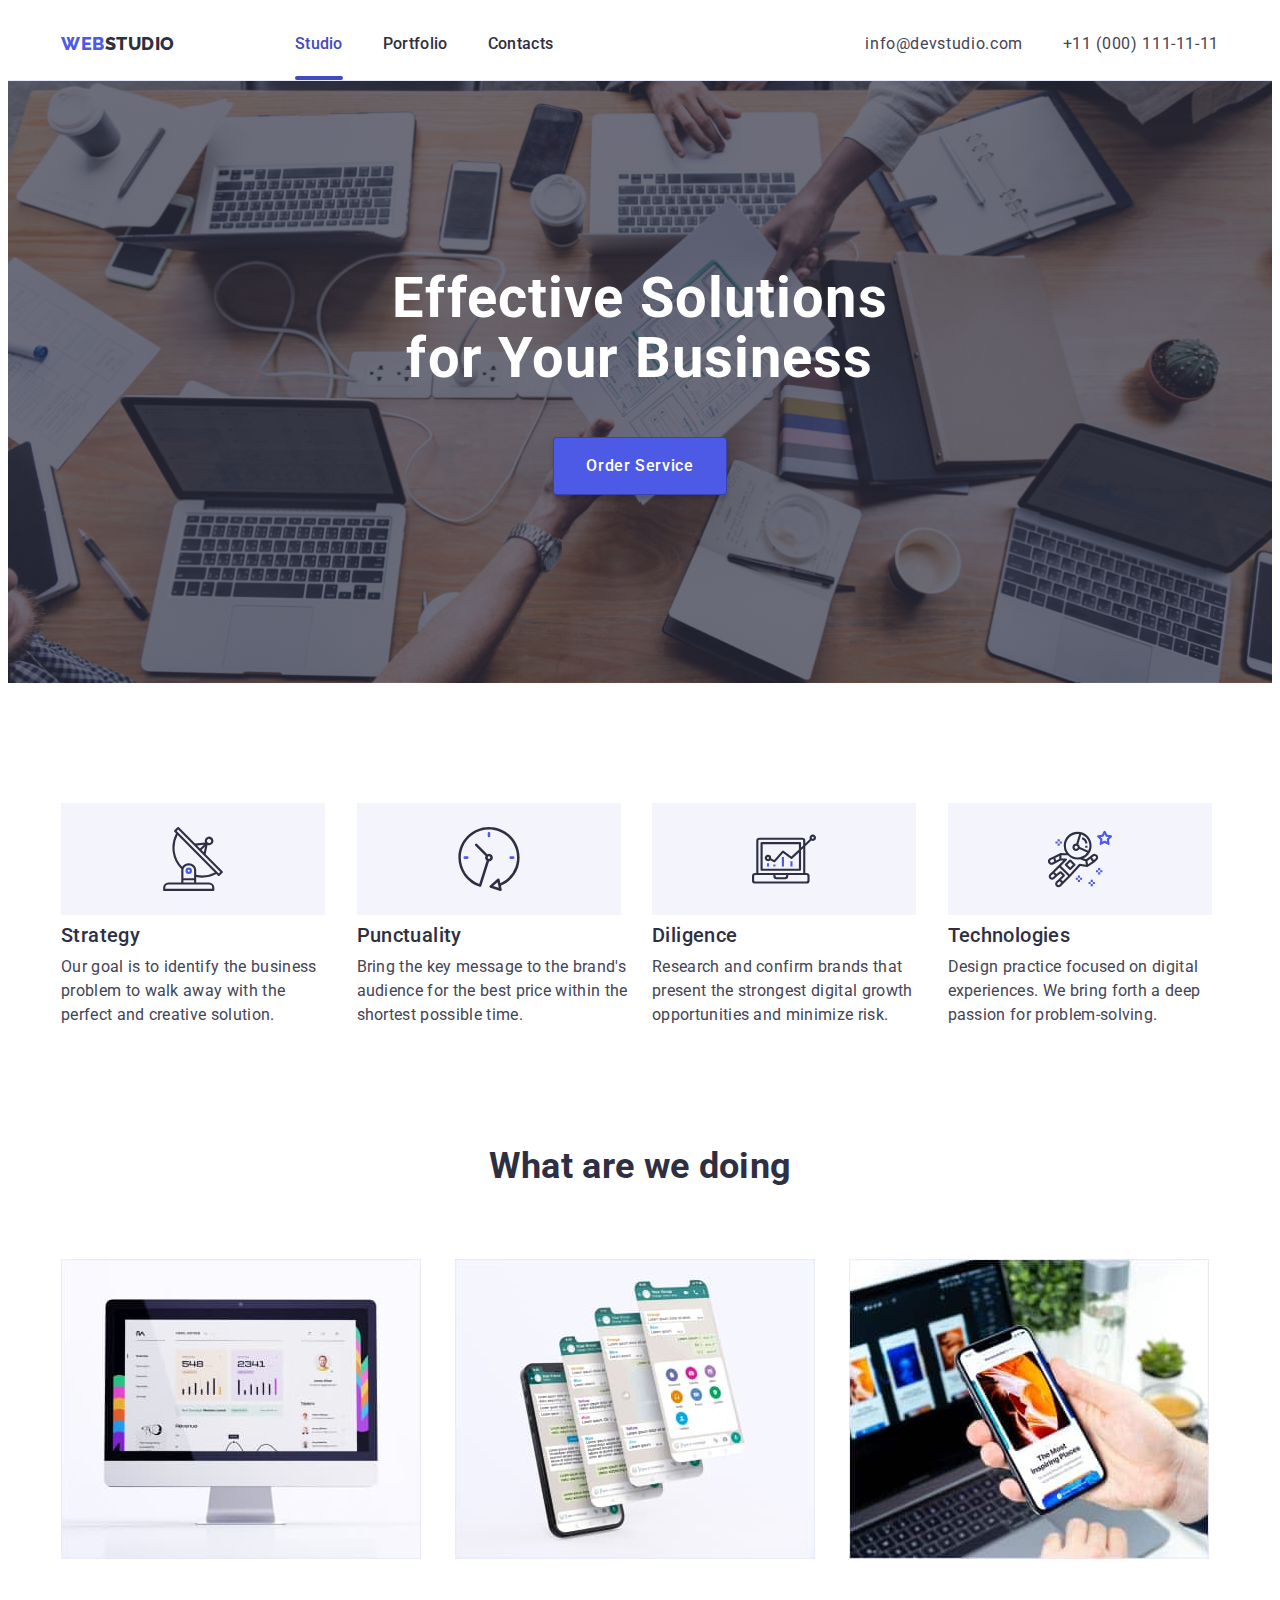
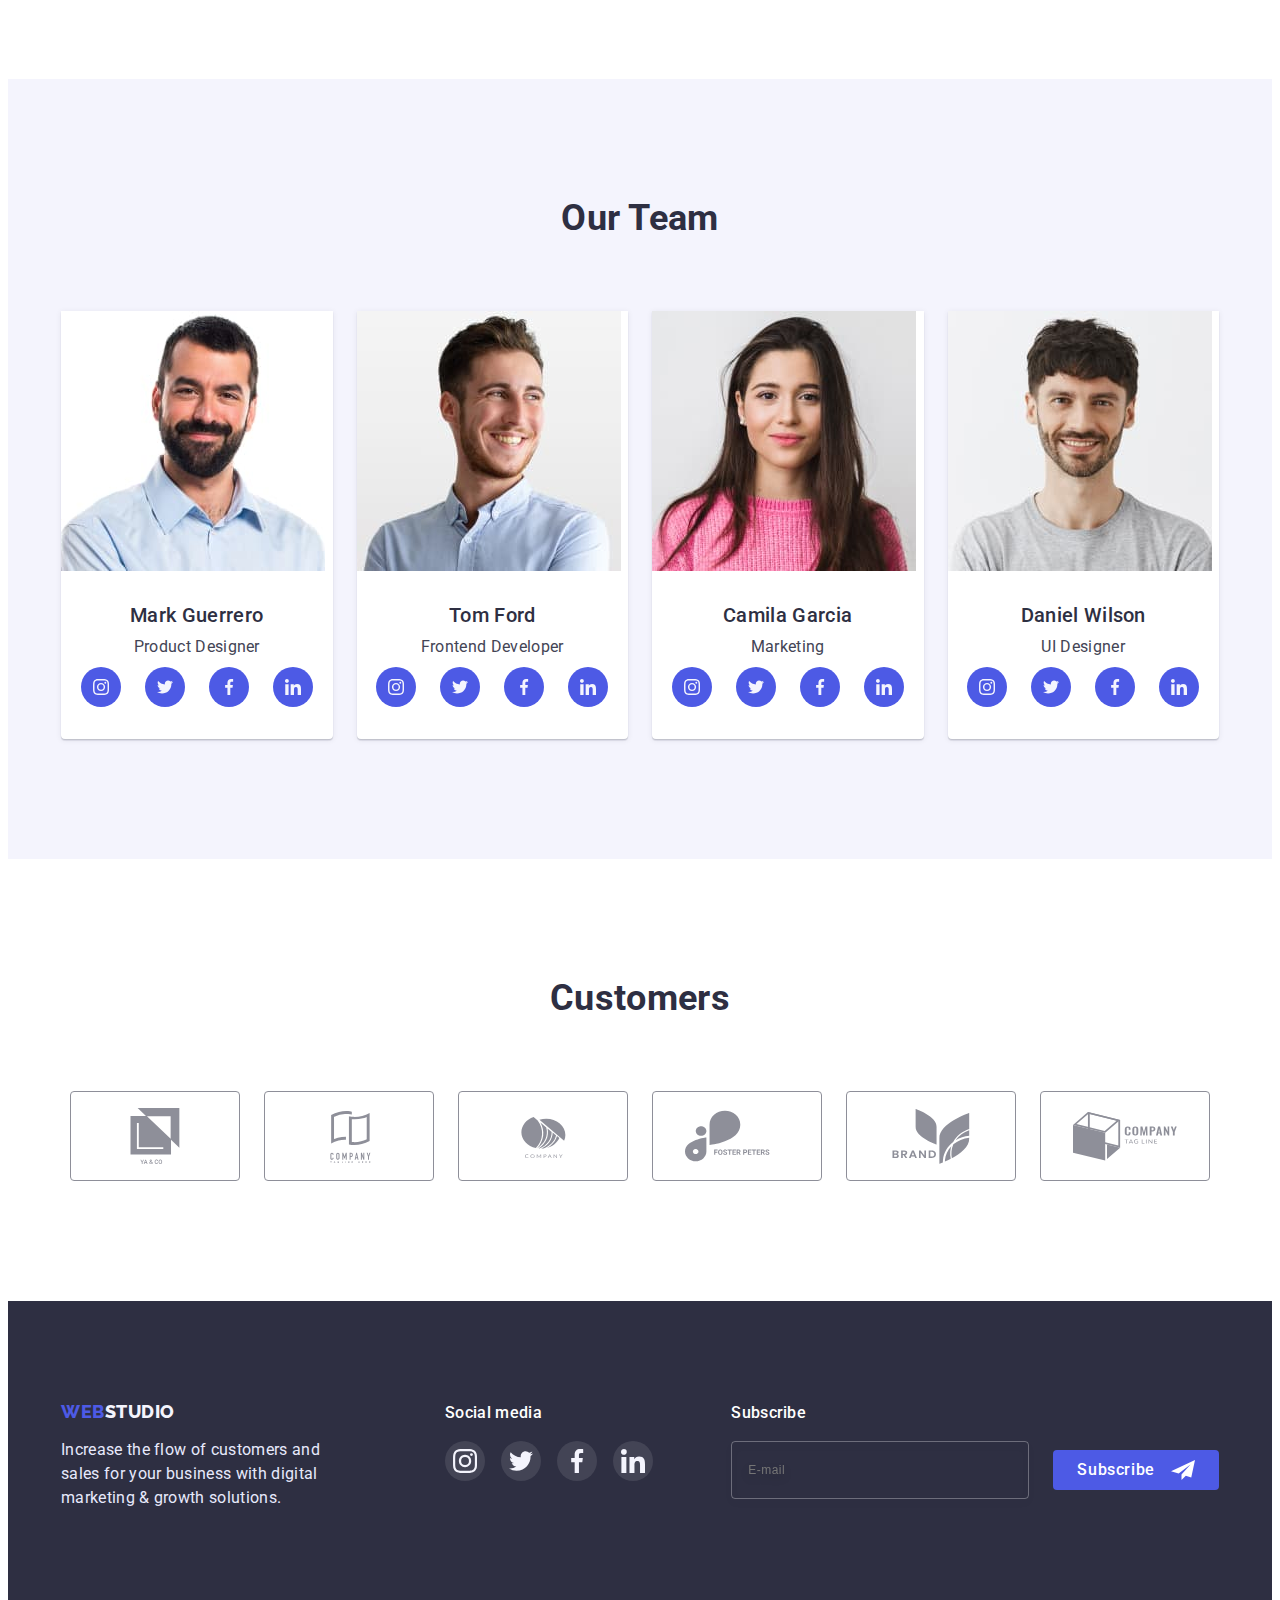
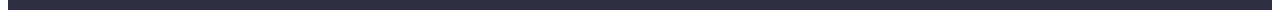
<file: index.html>
<!DOCTYPE html>
<html lang="en">
  <head>
    <meta charset="UTF-8"/>
    <meta http-equiv="X-UA-Compatible" content="IE=edge"/>
    <meta name="viewport" content="width=device-width, initial-scale=1.0"/>
    <title>Web Studio</title>
    <!-- Fonts -->
    <link rel="preconnect" href="https://fonts.googleapis.com"/>
    <link rel="preconnect" href="https://fonts.gstatic.com" crossorigin/>
    <link
      href="https://fonts.googleapis.com/css2?family=Raleway:wght@800&family=Roboto:wght@400;500;700;900&display=swap"
      rel="stylesheet"
    />
    <!-- Styles -->
    <link
      rel="stylesheet"
      href="https://cdnjs.cloudflare.com/ajax/libs/modern-normalize/1.1.0/modern-normalize.min.css"
      integrity="sha512-wpPYUAdjBVSE4KJnH1VR1HeZfpl1ub8YT/NKx4PuQ5NmX2tKuGu6U/JRp5y+Y8XG2tV+wKQpNHVUX03MfMFn9Q=="
      crossorigin="anonymous"
      referrerpolicy="no-referrer"
    />
    <link rel="stylesheet" href="./css/styles.css" />
    <link href="https://unpkg.com/aos@2.3.1/dist/aos.css" rel="stylesheet" />
  </head>

  <body>
    <!-- Header -->
    <header class="header">
      <div class="container">
        <div class="header-container">
          <nav class="header-nav">
            <a href="./index.html" class="logo-first link"
              ><span class="logo-second link">Web</span>Studio</a
            >
            <ul class="nav-menu">
              <li class="header-item">
                <a href="./index.html" class="link current">Studio</a>
              </li>
              <li class="header-item">
                <a href="./portfolio.html" class="link">Portfolio</a>
              </li>
              <li class="header-item"><a href="" class="link">Contacts</a></li>
            </ul>
          </nav>
          <button class="header-burger js-open-menu" type="button">
            <svg width="32" height="22">
              <use href="./images/icons.svg#icon-burger"></use>
            </svg>
          </button>
          <address class="address-menu">
            <ul class="address-list">
              <li class="address-item">
                <a href="mailto:info@devstudio.com" class="link"
                  >info@devstudio.com</a
                >
              </li>
              <li class="address-item">
                <a href="tel:+110001111111" class="link">+11 (000) 111-11-11</a>
              </li>
            </ul>
          </address>
          <div class="mobile-container js-menu-container">
            <button class="mobile-close js-close-menu" type="button">
              <svg width="8" height="8">
                <use href="./images/icons.svg#icon-close"></use>
              </svg>
            </button>
            <div class="mobile-nav">
                <ul class="mobile-menu">
                    <li class="mobile-item">
                        <a href="./index.html" class="link">Studio</a>
                    </li>
                    <li class="mobile-item">
                        <a href="./portfolio.html" class="link">Portfolio</a>
                    </li>
                    <li class="mobile-item">
                        <a href="" class="link current">Contacts</a>
                    </li>
                </ul>
                <ul class="contacts-menu">
                    <li class="contacts-item">
                        <a href="tel:+110001111111" class="tel-link link">+11 (000) 111-11-11</a>
                    </li>
                    <li class="contacts-item">
                        <a href="mailto:info@devstudio.com" class="email-link link">info@devstudio.com</a>
                    </li>
                </ul>
                <ul class="social-mobile-list">
                    <li class="social-item">
                        <a href="" class="social-link">
                            <svg class="social-icon" width="24" height="24">
                                <use href="./images/icons.svg#icon-instagram"></use>
                            </svg>
                        </a>
                    </li>
                    <li class="social-item">
                        <a href="" class="social-link">
                            <svg class="social-icon" width="24" height="24">
                                <use href="./images/icons.svg#icon-twitter"></use>
                            </svg>
                        </a>
                    </li>
                    <li class="social-item">
                        <a href="" class="social-link">
                            <svg class="social-icon" width="24" height="24">
                                <use href="./images/icons.svg#icon-facebook"></use>
                            </svg>
                        </a>
                    </li>
                    <li class="social-item">
                        <a href="" class="social-link">
                            <svg class="social-icon" width="24" height="24">
                                <use href="./images/icons.svg#icon-linkedin"></use>
                            </svg>
                        </a>
                    </li>
                </ul>
            </div>
          </div>
        </div>
      </div>
    </header>
    <main>
      <!-- Hero -->
      <section class="hero-section">
        <div class="container">
          <h1 class="hero-title">Effective Solutions for Your Business</h1>
        </div>
        <button type="button" class="hero-button" data-modal-open>
          Order Service
        </button>
      </section>
      <!-- Features -->
      <section class="section">
        <div class="container">
          <h2 class="visually-hidden">Features</h2>
          <ul class="features-list">
            <li class="features-item">
              <div class="features-container">
                <svg class="features-icon" width="64" height="64">
                  <use href="./images/icons.svg#icon-antenna"></use>
                </svg>
              </div>
              <h3 class="features-caption">Strategy</h3>
              <p class="features-text">
                Our goal is to identify the business problem to walk away with
                the perfect and creative solution.
              </p>
            </li>
            <li class="features-item">
              <div class="features-container">
                <svg class="features-icon" width="64" height="64">
                  <use href="./images/icons.svg#icon-clock"></use>
                </svg>
              </div>
              <h3 class="features-caption">Punctuality</h3>
              <p class="features-text">
                Bring the key message to the brand's audience for the best price
                within the shortest possible time.
              </p>
            </li>
            <li class="features-item">
              <div class="features-container">
                <svg class="features-icon" width="64" height="64">
                  <use href="./images/icons.svg#icon-diagram"></use>
                </svg>
              </div>
              <h3 class="features-caption">Diligence</h3>
              <p class="features-text">
                Research and confirm brands that present the strongest digital
                growth opportunities and minimize risk.
              </p>
            </li>
            <li class="features-item">
              <div class="features-container">
                <svg class="features-icon" width="64" height="64">
                  <use href="./images/icons.svg#icon-astronaut"></use>
                </svg>
              </div>
              <h3 class="features-caption">Technologies</h3>
              <p class="features-text">
                Design practice focused on digital experiences. We bring forth a
                deep passion for problem-solving.
              </p>
            </li>
          </ul>
        </div>
      </section>
      <!-- Works -->
      <section class="works-section section">
        <div class="container">
          <h2 class="heading">What are we doing</h2>
          <ul class="works-list">
            <li class="works-item">
              <img
                srcset="./images/computer.jpg 1x, ./images/computer@2x.jpg 2x"
                src="./images/computer.jpg"
                alt="Website"
                width="360"
                class="images"
              />
            </li>
            <li class="works-item">
              <img
                srcset="./images/phone.jpg 1x, ./images/phone@2x.jpg 2x"
                src="./images/phone.jpg"
                alt="Messages"
                width="360"
                height="300"
                class="images"
              />
            </li>
            <li class="works-item">
              <img
                srcset="./images/gadgets.jpg 1x, ./images/gadgets@2x.jpg 2x"
                src="./images/gadgets.jpg"
                alt="Application"
                width="360"
                class="images"
              />
            </li>
          </ul>
        </div>
      </section>
      <!-- Team -->
      <section class="team-section section">
        <div class="container">
          <h2 class="heading">Our Team</h2>
          <ul class="team-list">
            <li class="team-item">
              <img
                srcset="
                  ./images/photo-product-designer.jpg 1x,
                  ./images/photo-product-designer@2x.jpg 2x"
                src="./images/photo-product-designer.jpg"
                alt="Photo product designer"
                width="264"
                height="260"
                class="team-images images"
              />
              <div class="team-container">
                <h3 class="team-caption">Mark Guerrero</h3>
                <p class="team-text">Product Designer</p>
                <ul class="social-list">
                  <li class="social-item">
                    <a href="" class="social-link">
                      <svg class="social-icon" width="16" height="16">
                        <use href="./images/icons.svg#icon-instagram"></use>
                      </svg>
                    </a>
                  </li>
                  <li class="social-item">
                    <a href="" class="social-link">
                      <svg class="social-icon" width="16" height="16">
                        <use href="./images/icons.svg#icon-twitter"></use>
                      </svg>
                    </a>
                  </li>
                  <li class="social-item">
                    <a href="" class="social-link">
                      <svg class="social-icon" width="16" height="16">
                        <use href="./images/icons.svg#icon-facebook"></use>
                      </svg>
                    </a>
                  </li>
                  <li class="social-item">
                    <a href="" class="social-link">
                      <svg class="social-icon" width="16" height="16">
                        <use href="./images/icons.svg#icon-linkedin"></use>
                      </svg>
                    </a>
                  </li>
                </ul>
              </div>
            </li>
            <li class="team-item">
              <img
                srcset="
                  ./images/photo-frontend-developer.jpg 1x,
                  ./images/photo-frontend-developer@2x.jpg 2x"
                src="./images/photo-frontend-developer.jpg"
                alt="Photo frontend developer"
                width="264"
                height="260"
                class="team-images images"
              />
              <div class="team-container">
                <h3 class="team-caption">Tom Ford</h3>
                <p class="team-text">Frontend Developer</p>
                <ul class="social-list">
                  <li class="social-item">
                    <a href="" class="social-link">
                      <svg class="social-icon" width="16" height="16">
                        <use href="./images/icons.svg#icon-instagram"></use>
                      </svg>
                    </a>
                  </li>
                  <li class="social-item">
                    <a href="" class="social-link">
                      <svg class="social-icon" width="16" height="16">
                        <use href="./images/icons.svg#icon-twitter"></use>
                      </svg>
                    </a>
                  </li>
                  <li class="social-item">
                    <a href="" class="social-link">
                      <svg class="social-icon" width="16" height="16">
                        <use href="./images/icons.svg#icon-facebook"></use>
                      </svg>
                    </a>
                  </li>
                  <li class="social-item">
                    <a href="" class="social-link">
                      <svg class="social-icon" width="16" height="16">
                        <use href="./images/icons.svg#icon-linkedin"></use>
                      </svg>
                    </a>
                  </li>
                </ul>
              </div>
            </li>
            <li class="team-item">
              <img
                srcset="
                  ./images/photo-marketing.jpg 1x,
                  ./images/photo-marketing@2x.jpg 2x"
                src="./images/photo-marketing.jpg"
                alt="Photo marketing"
                width="264"
                height="260"
                class="team-images images"
              />
              <div class="team-container">
                <h3 class="team-caption">Camila Garcia</h3>
                <p class="team-text">Marketing</p>
                <ul class="social-list">
                  <li class="social-item">
                    <a href="" class="social-link">
                      <svg class="social-icon" width="16" height="16">
                        <use href="./images/icons.svg#icon-instagram"></use>
                      </svg>
                    </a>
                  </li>
                  <li class="social-item">
                    <a href="" class="social-link">
                      <svg class="social-icon" width="16" height="16">
                        <use href="./images/icons.svg#icon-twitter"></use>
                      </svg>
                    </a>
                  </li>
                  <li class="social-item">
                    <a href="" class="social-link">
                      <svg class="social-icon" width="16" height="16">
                        <use href="./images/icons.svg#icon-facebook"></use>
                      </svg>
                    </a>
                  </li>
                  <li class="social-item">
                    <a href="" class="social-link">
                      <svg class="social-icon" width="16" height="16">
                        <use href="./images/icons.svg#icon-linkedin"></use>
                      </svg>
                    </a>
                  </li>
                </ul>
              </div>
            </li>
            <li class="team-item">
              <img
                srcset="
                  ./images/photo-ui-designer.jpg 1x,
                  ./images/photo-ui-designer@2x.jpg 2x"
                src="./images/photo-ui-designer.jpg"
                alt="Photo ui designer"
                width="264"
                height="260"
                class="team-images images"
              />
              <div class="team-container">
                <h3 class="team-caption">Daniel Wilson</h3>
                <p class="team-text">UI Designer</p>
                <ul class="social-list">
                  <li class="social-item">
                    <a href="" class="social-link">
                      <svg class="social-icon" width="16" height="16">
                        <use href="./images/icons.svg#icon-instagram"></use>
                      </svg>
                    </a>
                  </li>
                  <li class="social-item">
                    <a href="" class="social-link">
                      <svg class="social-icon" width="16" height="16">
                        <use href="./images/icons.svg#icon-twitter"></use>
                      </svg>
                    </a>
                  </li>
                  <li class="social-item">
                    <a href="" class="social-link">
                      <svg class="social-icon" width="16" height="16">
                        <use href="./images/icons.svg#icon-facebook"></use>
                      </svg>
                    </a>
                  </li>
                  <li class="social-item">
                    <a href="" class="social-link">
                      <svg class="social-icon" width="16" height="16">
                        <use href="./images/icons.svg#icon-linkedin"></use>
                      </svg>
                    </a>
                  </li>
                </ul>
              </div>
            </li>
          </ul>
        </div>
      </section>
      <!-- Customers -->
      <section class="section customers-section">
        <div class="container">
          <h2 class="heading">Customers</h2>
          <ul class="customers-list">
            <li class="customers-item">
              <a href="" class="customers-link">
                <svg class="customers-icon" width="104" height="56">
                  <use href="./images/icons.svg#icon-union"></use>
                </svg>
              </a>
            </li>
            <li class="customers-item">
              <a href="" class="customers-link">
                <svg class="customers-icon" width="104" height="56">
                  <use href="./images/icons.svg#icon-logo-tegline"></use>
                </svg>
              </a>
            </li>
            <li class="customers-item">
              <a href="" class="customers-link">
                <svg class="customers-icon" width="104" height="56">
                  <use href="./images/icons.svg#icon-logo-company"></use>
                </svg>
              </a>
            </li>
            <li class="customers-item">
              <a href="" class="customers-link">
                <svg class="customers-icon" width="104" height="56">
                  <use href="./images/icons.svg#icon-logo-foster-peters"></use>
                </svg>
              </a>
            </li>
            <li class="customers-item">
              <a href="" class="customers-link">
                <svg class="customers-icon" width="104" height="56">
                  <use href="./images/icons.svg#icon-logo-brand"></use>
                </svg>
              </a>
            </li>
            <li class="customers-item">
              <a href="" class="customers-link">
                <svg class="customers-icon" width="104" height="56">
                  <use href="./images/icons.svg#icon-logo-tag-line"></use>
                </svg>
              </a>
            </li>
          </ul>
        </div>
      </section>
    </main>
    <!-- Footer -->
    <footer class="footer section">
      <div class="container footer-container">
        <div class="brand-container">
          <a href="./index.html" class="logo-first-light link"
            ><span class="logo-second link">Web</span>Studio</a
          >
          <p class="footer-text">
            Increase the flow of customers and sales for your business with
            digital marketing & growth solutions.
          </p>
        </div>
        <!-- Footer social -->
        <div class="footer-social-container">
          <h2 class="footer-heading">Social media</h2>
          <ul class="footer-social-list">
            <li class="social-item">
              <a href="" class="footer-social-link">
                <svg class="footer-social-icon" width="24" height="24">
                  <use href="./images/icons.svg#icon-instagram"></use>
                </svg>
              </a>
            </li>
            <li class="social-item">
              <a href="" class="footer-social-link">
                <svg class="footer-social-icon" width="24" height="24">
                  <use href="./images/icons.svg#icon-twitter"></use>
                </svg>
              </a>
            </li>
            <li class="social-item">
              <a href="" class="footer-social-link">
                <svg class="footer-social-icon" width="24" height="24">
                  <use href="./images/icons.svg#icon-facebook"></use>
                </svg>
              </a>
            </li>
            <li class="social-item">
              <a href="" class="footer-social-link">
                <svg class="footer-social-icon" width="24" height="24">
                  <use href="./images/icons.svg#icon-linkedin"></use>
                </svg>
              </a>
            </li>
          </ul>
        </div>
        <!-- Subscribe form -->
        <div class="subscribe-container">
          <form class="email-form" name="email-form" autocomplete="on">
            <h2 class="footer-heading">Subscribe</h2>
            <div class="subscribe-field">
              <label class="visually-hidden" for="email">E-mail</label>
              <input
                class="subscribe-input"
                type="email"
                name="email"
                placeholder="E-mail"
              />
              <button class="subscribe-button" type="submit">
                Subscribe
                <svg class="subscribe-icon" width="24" height="24">
                  <use href="./images/icons.svg#icon-paper-plane"></use>
                </svg>
              </button>
            </div>
          </form>
        </div>
      </div>
    </footer>
    <!-- Modal -->
    <div class="backdrop is-hidden" data-modal>
      <div class="modal">
        <button type="button" class="modal-close" data-modal-close>
          <svg class="modal-icon" width="8" height="8">
            <use href="./images/icons.svg#icon-close"></use>
          </svg>
        </button>
        <div class="form-container">
          <h2 class="form-heading">
            Leave your contacts and we will call you back
          </h2>
          <form class="modal-form" autocomplete="on">
            <div class="form-field">
              <label for="name" class="form-label">Name</label>
              <input type="text" class="form-input" name="name" id="name" />
              <svg class="form-icon person-icon" width="18" height="18">
                <use href="./images/icons.svg#icon-person"></use>
              </svg>
            </div>
            <div class="form-field">
              <label for="phone" class="form-label">Phone</label>
              <input type="tel" class="form-input" name="phone" id="phone" />
              <svg class="form-icon" width="18" height="24">
                <use href="./images/icons.svg#icon-phone"></use>
              </svg>
            </div>
            <div class="form-field">
              <label for="email" class="form-label">Email</label>
              <input type="email" class="form-input" name="email" id="email" />
              <svg class="form-icon" width="18" height="24">
                <use href="./images/icons.svg#icon-email"></use>
              </svg>
            </div>
            <div class="form-textarea">
              <label class="form-label" for="message">Comment</label>
              <textarea
                class="form-input textarea"
                name="message"
                id="message"
                placeholder="Text input"
              ></textarea>
            </div>
            <div class="conditions-container">
              <input
                class="checkbox-input"
                id="terms-conditions"
                type="checkbox"
              />
              <span class="checkbox-container">
                <svg class="checkbox-icon" width="10" height="8">
                  <use href="./images/icons.svg#icon-click"></use>
                </svg>
              </span>
              <label class="checkbox-label" for="terms-conditions"
                >I accept the terms and conditions of the
                <a class="checkbox-link" href="">Privacy Policy</a></label
              >
            </div>
            <div class="button-container">
              <button type="submit" class="conditions-button">Send</button>
            </div>
          </form>
        </div>
      </div>
    </div>
    <script src="./js/mobile-menu.js"></script>
    <script src="./js/modal.js"></script>
  </body>
</html>
</file>
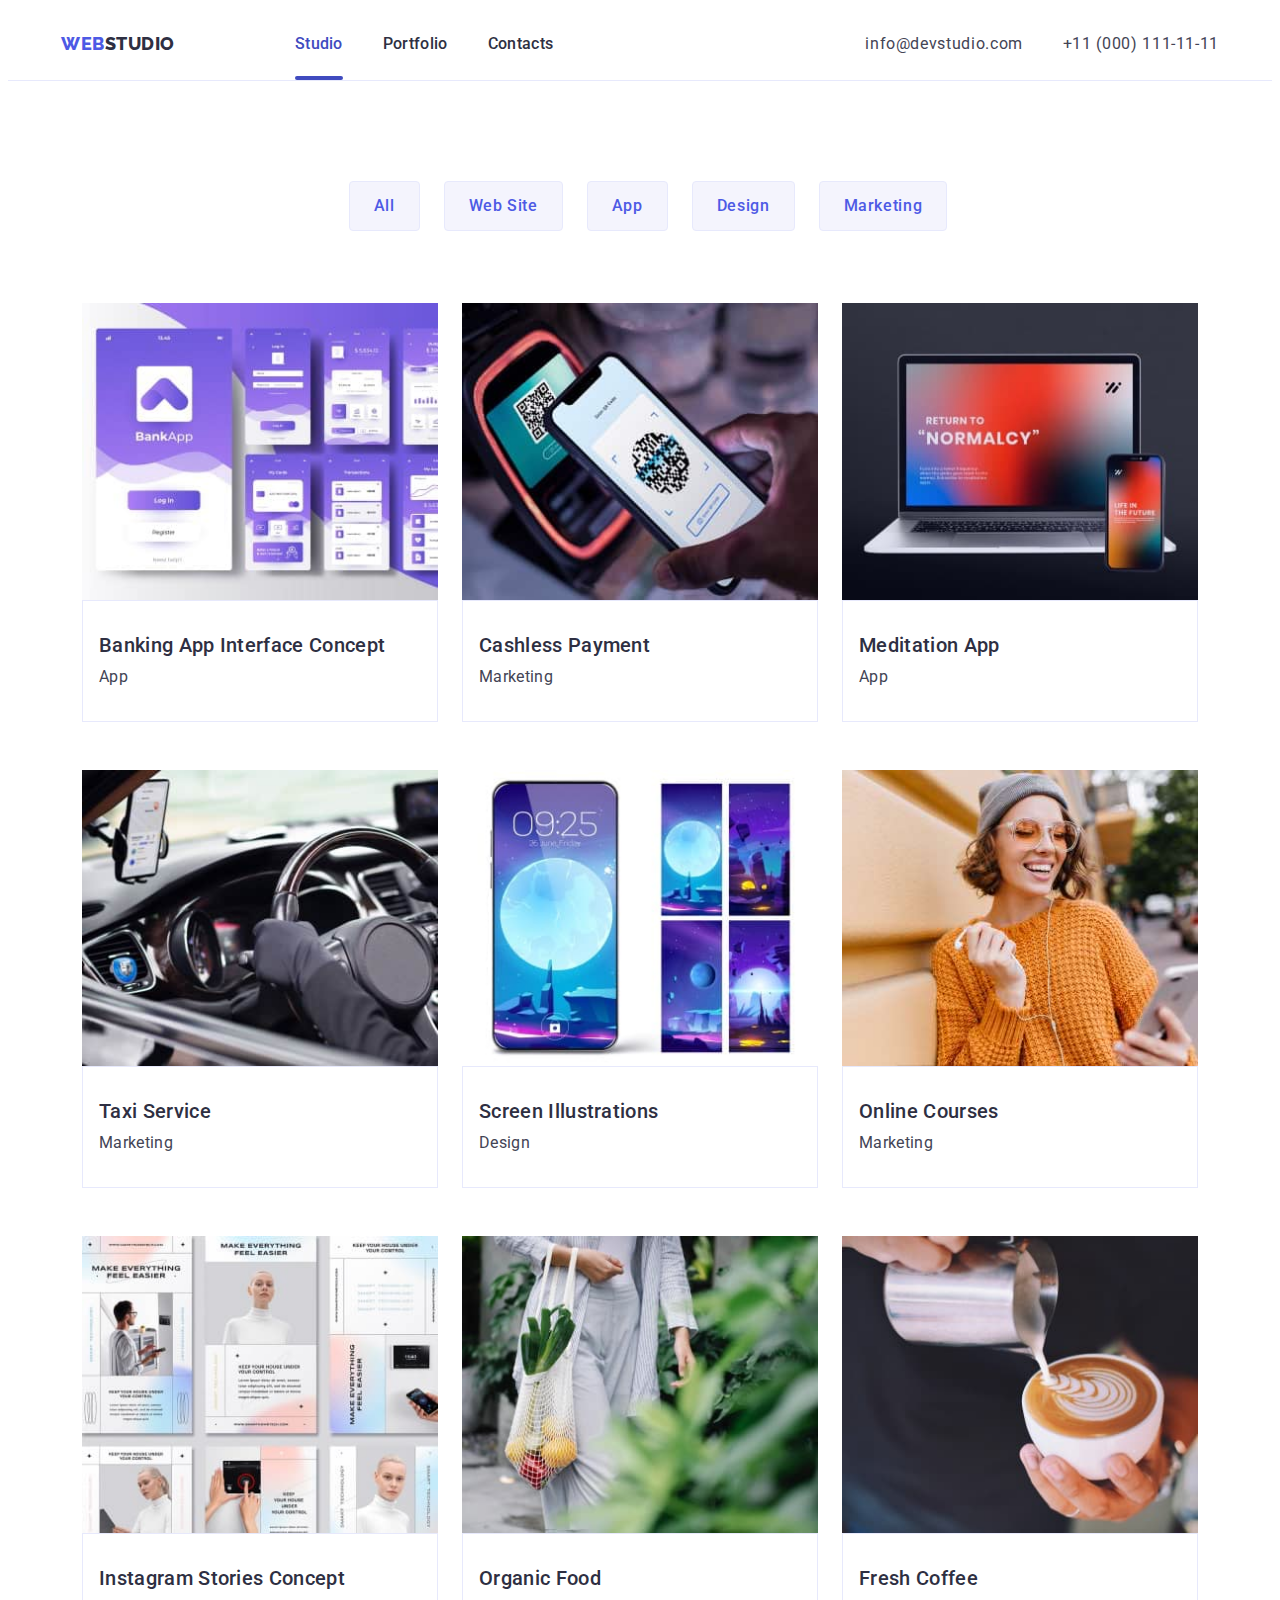
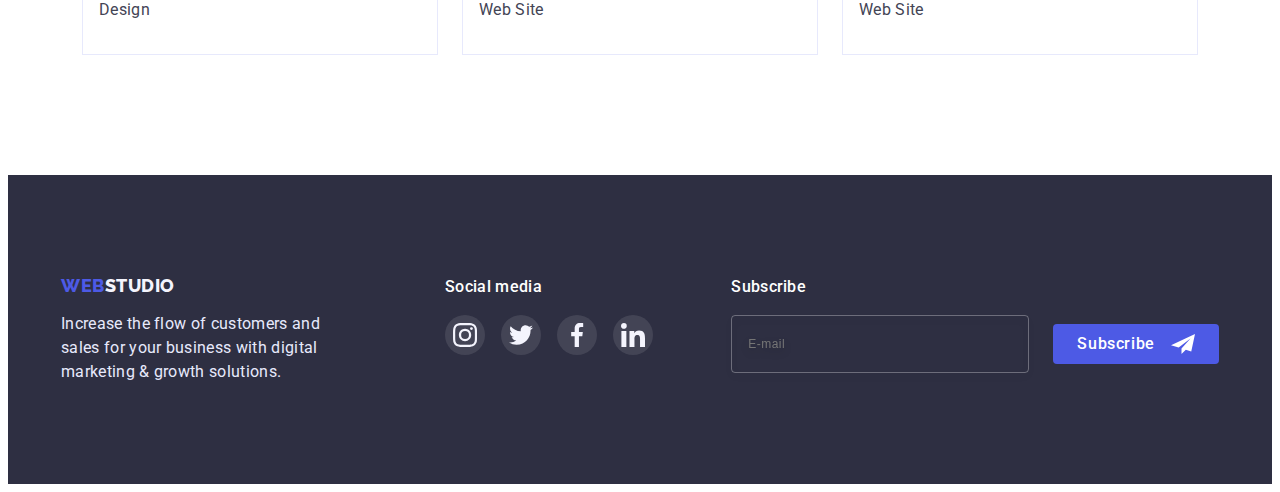
<file: portfolio.html>
<!DOCTYPE html>
<html lang="en">
  <head>
    <meta charset="UTF-8"/>
    <meta http-equiv="X-UA-Compatible" content="IE=edge"/>
    <meta name="viewport" content="width=device-width, initial-scale=1.0"/>
    <title>Portfolio</title>
    <!-- Fonts -->
    <link rel="preconnect" href="https://fonts.googleapis.com"/>
    <link rel="preconnect" href="https://fonts.gstatic.com" crossorigin/>
    <link
      href="https://fonts.googleapis.com/css2?family=Raleway:wght@800&family=Roboto:wght@400;500;700;900&display=swap"
      rel="stylesheet"
    />
    <!-- Styles -->
    <link
      rel="stylesheet"
      href="https://cdnjs.cloudflare.com/ajax/libs/modern-normalize/1.1.0/modern-normalize.min.css"
      integrity="sha512-wpPYUAdjBVSE4KJnH1VR1HeZfpl1ub8YT/NKx4PuQ5NmX2tKuGu6U/JRp5y+Y8XG2tV+wKQpNHVUX03MfMFn9Q=="
      crossorigin="anonymous"
      referrerpolicy="no-referrer"
    />
    <link rel="stylesheet" href="./css/styles.css" />
  </head>

  <body>
    <!-- Header -->
    <header class="header">
      <div class="container">
        <div class="header-container">
          <nav class="header-nav">
            <a href="./index.html" class="logo-first link"
              ><span class="logo-second link">Web</span>Studio</a
            >
            <ul class="nav-menu">
              <li class="header-item">
                <a href="./index.html" class="link current">Studio</a>
              </li>
              <li class="header-item">
                <a href="./portfolio.html" class="link">Portfolio</a>
              </li>
              <li class="header-item"><a href="" class="link">Contacts</a></li>
            </ul>
          </nav>
          <button class="header-burger js-open-menu" type="button">
            <svg width="32" height="22">
              <use href="./images/icons.svg#icon-burger"></use>
            </svg>
          </button>
          <address class="address-menu">
            <ul class="address-list">
              <li class="address-item">
                <a href="mailto:info@devstudio.com" class="link"
                  >info@devstudio.com</a
                >
              </li>
              <li class="address-item">
                <a href="tel:+110001111111" class="link">+11 (000) 111-11-11</a>
              </li>
            </ul>
          </address>
          <div class="mobile-container js-menu-container">
            <button class="mobile-close js-close-menu" type="button">
              <svg width="8" height="8">
                <use href="./images/icons.svg#icon-close"></use>
              </svg>
            </button>
            <ul class="mobile-menu">
              <li class="mobile-item">
                <a href="./index.html" class="link">Studio</a>
              </li>
              <li class="mobile-item">
                <a href="./portfolio.html" class="link">Portfolio</a>
              </li>
              <li class="mobile-item">
                <a href="" class="link current">Contacts</a>
              </li>
            </ul>
            <ul class="contacts-menu">
              <li class="contacts-item">
                <a href="mailto:info@devstudio.com" class="email-link link"
                  >info@devstudio.com</a
                >
              </li>
              <li class="contacts-item">
                <a href="tel:+110001111111" class="tel-link link"
                  >+11 (000) 111-11-11</a
                >
              </li>
            </ul>
            <ul class="social-mobile-list">
              <li class="social-item">
                <a href="" class="social-link">
                  <svg class="social-icon" width="24" height="24">
                    <use href="./images/icons.svg#icon-instagram"></use>
                  </svg>
                </a>
              </li>
              <li class="social-item">
                <a href="" class="social-link">
                  <svg class="social-icon" width="24" height="24">
                    <use href="./images/icons.svg#icon-twitter"></use>
                  </svg>
                </a>
              </li>
              <li class="social-item">
                <a href="" class="social-link">
                  <svg class="social-icon" width="24" height="24">
                    <use href="./images/icons.svg#icon-facebook"></use>
                  </svg>
                </a>
              </li>
              <li class="social-item">
                <a href="" class="social-link">
                  <svg class="social-icon" width="24" height="24">
                    <use href="./images/icons.svg#icon-linkedin"></use>
                  </svg>
                </a>
              </li>
            </ul>
          </div>
        </div>
      </div>
    </header>
    <main>
      <!-- Button -->
      <section class="portfolio-section">
        <div class="container">
          <h1 class="visually-hidden">Portfolio</h1>
          <ul class="filter-list">
            <li class="filter-item">
              <button type="button" class="filter-button">All</button>
            </li>
            <li class="filter-item">
              <button type="button" class="filter-button">Web Site</button>
            </li>
            <li class="filter-item">
              <button type="button" class="filter-button">App</button>
            </li>
            <li class="filter-item">
              <button type="button" class="filter-button">Design</button>
            </li>
            <li class="filter-item">
              <button type="button" class="filter-button">Marketing</button>
            </li>
          </ul>

          <!-- Portfolio -->
          <ul class="portfolio-list">
            <li class="portfolio-item">
              <a href="" class="portfolio-link link">
                <div class="portfolio-overlay">
                  <img
                    srcset="./images/bankapp.jpg 1x, ./images/bankapp@2x.jpg 2x"
                    src="./images/bankapp.jpg"
                    alt="Interface Banking App"
                    width="360"
                    height="300"
                    class="portfolio-image"
                  />
                  <div class="portfolio-description">
                    <p>
                      14 Stylish and User-Friendly App Design Concepts · Task
                      Manager App · Calorie Tracker App · Exotic Fruit Ecommerce
                      App · Cloud Storage App
                    </p>
                  </div>
                </div>
                <div class="portfolio-container">
                  <h2 class="portfolio-caption">
                    Banking App Interface Concept
                  </h2>
                  <p class="portfolio-text">App</p>
                </div>
              </a>
            </li>
            <li class="portfolio-item">
              <a href="" class="portfolio-link link">
                <div class="portfolio-overlay">
                  <img
                    srcset="
                      ./images/cashless-payment.jpg 1x,
                      ./images/cashless-payment@2x.jpg 2x"
                    src="./images/cashless-payment.jpg"
                    alt="Scaning QR Code"
                    width="360"
                    height="300"
                    class="portfolio-image"
                  />
                  <div class="portfolio-description">
                    <p>
                      14 Stylish and User-Friendly App Design Concepts · Task
                      Manager App · Calorie Tracker App · Exotic Fruit Ecommerce
                      App · Cloud Storage App
                    </p>
                  </div>
                </div>
                <div class="portfolio-container">
                  <h2 class="portfolio-caption">Cashless Payment</h2>
                  <p class="portfolio-text">Marketing</p>
                </div>
              </a>
            </li>
            <li class="portfolio-item">
              <a href="" class="portfolio-link link">
                <div class="portfolio-overlay">
                  <img
                    srcset="
                      ./images/meditaion-app.jpg 1x,
                      ./images/meditaion-app@2x.jpg 2x"
                    src="./images/meditaion-app.jpg"
                    alt="App for computer and phone"
                    width="360"
                    height="300"
                    class="portfolio-image"
                  />
                  <div class="portfolio-description">
                    <p>
                      14 Stylish and User-Friendly App Design Concepts · Task
                      Manager App · Calorie Tracker App · Exotic Fruit Ecommerce
                      App · Cloud Storage App
                    </p>
                  </div>
                </div>
                <div class="portfolio-container">
                  <h2 class="portfolio-caption">Meditation App</h2>
                  <p class="portfolio-text">App</p>
                </div>
              </a>
            </li>
            <li class="portfolio-item">
              <a href="" class="portfolio-link link">
                <div class="portfolio-overlay">
                  <img
                    srcset="
                      ./images/taxi-service.jpg 1x,
                      ./images/taxi-service@2x.jpg 2x"
                    src="./images/taxi-service.jpg"
                    alt="Vehicle interior"
                    width="360"
                    height="300"
                    class="portfolio-image"
                  />
                  <div class="portfolio-description">
                    <p>
                      14 Stylish and User-Friendly App Design Concepts · Task
                      Manager App · Calorie Tracker App · Exotic Fruit Ecommerce
                      App · Cloud Storage App
                    </p>
                  </div>
                </div>
                <div class="portfolio-container">
                  <h2 class="portfolio-caption">Taxi Service</h2>
                  <p class="portfolio-text">Marketing</p>
                </div>
              </a>
            </li>
            <li class="portfolio-item">
              <a href="" class="portfolio-link link">
                <div class="portfolio-overlay">
                  <img
                    srcset="
                      ./images/screen-illustrations.jpg 1x,
                      ./images/screen-illustrations@2x.jpg 2x"
                    src="./images/screen-illustrations.jpg"
                    alt="Phone screensaver"
                    width="360"
                    height="300"
                    class="portfolio-image"
                  />
                  <div class="portfolio-description">
                    <p>
                      14 Stylish and User-Friendly App Design Concepts · Task
                      Manager App · Calorie Tracker App · Exotic Fruit Ecommerce
                      App · Cloud Storage App
                    </p>
                  </div>
                </div>
                <div class="portfolio-container">
                  <h2 class="portfolio-caption">Screen Illustrations</h2>
                  <p class="portfolio-text">Design</p>
                </div>
              </a>
            </li>
            <li class="portfolio-item">
              <a href="" class="portfolio-link link">
                <div class="portfolio-overlay">
                  <img
                    srcset="
                      ./images/online-courses.jpg 1x,
                      ./images/online-courses@2x.jpg 2x"
                    src="./images/online-courses.jpg"
                    alt="The girl smiles while looking at the phone"
                    width="360"
                    height="300"
                    class="portfolio-image"
                  />
                  <div class="portfolio-description">
                    <p>
                      14 Stylish and User-Friendly App Design Concepts · Task
                      Manager App · Calorie Tracker App · Exotic Fruit Ecommerce
                      App · Cloud Storage App
                    </p>
                  </div>
                </div>
                <div class="portfolio-container">
                  <h2 class="portfolio-caption">Online Courses</h2>
                  <p class="portfolio-text">Marketing</p>
                </div>
              </a>
            </li>
            <li class="portfolio-item">
              <a href="" class="portfolio-link link">
                <div class="portfolio-overlay">
                  <img
                    srcset="
                      ./images/instagram-stories-concept.jpg 1x,
                      ./images/instagram-stories-concept@2x.jpg 2x"
                    src="./images/instagram-stories-concept.jpg"
                    alt="Screenshot from Instagram"
                    width="360"
                    height="300"
                    class="portfolio-image"
                  />
                  <div class="portfolio-description">
                    <p>
                      14 Stylish and User-Friendly App Design Concepts · Task
                      Manager App · Calorie Tracker App · Exotic Fruit Ecommerce
                      App · Cloud Storage App
                    </p>
                  </div>
                </div>
                <div class="portfolio-container">
                  <h2 class="portfolio-caption">Instagram Stories Concept</h2>
                  <p class="portfolio-text">Design</p>
                </div>
              </a>
            </li>
            <li class="portfolio-item">
              <a href="" class="portfolio-link link">
                <div class="portfolio-overlay">
                  <img
                    srcset="
                      ./images/organic-food.jpg 1x,
                      ./images/organic-food@2x.jpg 2x"
                    src="./images/organic-food.jpg"
                    alt="A man carries a bad of organic food"
                    width="360"
                    height="300"
                    class="portfolio-image"
                  />
                  <div class="portfolio-description">
                    <p>
                      14 Stylish and User-Friendly App Design Concepts · Task
                      Manager App · Calorie Tracker App · Exotic Fruit Ecommerce
                      App · Cloud Storage App
                    </p>
                  </div>
                </div>
                <div class="portfolio-container">
                  <h2 class="portfolio-caption">Organic Food</h2>
                  <p class="portfolio-text">Web Site</p>
                </div>
              </a>
            </li>
            <li class="portfolio-item">
              <a href="" class="portfolio-link link">
                <div class="portfolio-overlay">
                  <img
                    srcset="
                      ./images/fresh-coffee.jpg 1x,
                      ./images/fresh-coffee@2x.jpg 2x"
                    src="./images/fresh-coffee.jpg"
                    alt="Pouring milk into a cup of coffee"
                    width="360"
                    height="300"
                    class="portfolio-image"
                  />
                  <div class="portfolio-description">
                    <p>
                      14 Stylish and User-Friendly App Design Concepts · Task
                      Manager App · Calorie Tracker App · Exotic Fruit Ecommerce
                      App · Cloud Storage App
                    </p>
                  </div>
                </div>
                <div class="portfolio-container">
                  <h2 class="portfolio-caption">Fresh Coffee</h2>
                  <p class="portfolio-text">Web Site</p>
                </div>
              </a>
            </li>
          </ul>
        </div>
      </section>
    </main>
    <!-- footer -->
    <footer class="footer section">
      <div class="container footer-container">
        <div class="brand-container">
          <a href="./index.html" class="logo-first-light link"
            ><span class="logo-second link">Web</span>Studio</a
          >
          <p class="footer-text">
            Increase the flow of customers and sales for your business with
            digital marketing & growth solutions.
          </p>
        </div>
        <!-- Footer social -->
        <div class="footer-social-container">
          <h2 class="footer-heading">Social media</h2>
          <ul class="footer-social-list">
            <li class="social-item">
              <a href="" class="footer-social-link">
                <svg class="footer-social-icon" width="24" height="24">
                  <use href="./images/icons.svg#icon-instagram"></use>
                </svg>
              </a>
            </li>
            <li class="social-item">
              <a href="" class="footer-social-link">
                <svg class="footer-social-icon" width="24" height="24">
                  <use href="./images/icons.svg#icon-twitter"></use>
                </svg>
              </a>
            </li>
            <li class="social-item">
              <a href="" class="footer-social-link">
                <svg class="footer-social-icon" width="24" height="24">
                  <use href="./images/icons.svg#icon-facebook"></use>
                </svg>
              </a>
            </li>
            <li class="social-item">
              <a href="" class="footer-social-link">
                <svg class="footer-social-icon" width="24" height="24">
                  <use href="./images/icons.svg#icon-linkedin"></use>
                </svg>
              </a>
            </li>
          </ul>
        </div>
        <!-- Subscribe form -->
        <div class="subscribe-container">
          <form class="email-form" name="email-form" autocomplete="on">
            <h2 class="footer-heading">Subscribe</h2>
            <div class="subscribe-field">
              <label class="visually-hidden" for="email">E-mail</label>
              <input
                class="subscribe-input"
                type="email"
                name="email"
                placeholder="E-mail"
              />
              <button class="subscribe-button" type="submit">
                Subscribe
                <svg class="subscribe-icon" width="24" height="24">
                  <use href="./images/icons.svg#icon-paper-plane"></use>
                </svg>
              </button>
            </div>
          </form>
        </div>
      </div>
    </footer>
    <script src="./js/mobile-menu.js"></script>
  </body>
</html>
</file>
<file: css/styles.css>
:root {
  --color-primary-text: #2e2f42;
  --color-secondary-text: #434455;
  --color-primary-brand: #4d5ae5;
  --color-pressed-state: #404bbf;
  --color-success: #31d0aa;
  --color-subtle-text: #8e8f99;
  --color-accent: #e7e9fc;
  --color-light: #f4f4fd;
  --color-modal-overlay: rgba(46, 47, 66, 0.4);
  --color-hero-background: rgba(46, 47, 66, 0.7);
  --color-border: rgba(0, 0, 0, 0.25);
  --color-white: #ffffff;
  --color-background-dark: #2e2f42;
  --color-background-social: rgba(255, 255, 255, 0.1);
  --color-background-modal: #fcfcfc;
  --color-footer-form: rgba(255, 255, 255, 0.6);
  --color-black: #000;
  --color-conditions: #757575;
  --transition: 250ms cubic-bezier(0.4, 0, 0.2, 1);
}

body {
  color: var(--color-primary-text);
  background-color: var(--color-white);
  font-family: 'Roboto', sans-serif;
  font-size: 16px;
  line-height: 1.5;
  letter-spacing: 0.02em;
}

ul {
  list-style-type: none;
  margin: 0;
  padding: 0;
}
img {
  display: block;
  max-width: 100%;
  height: auto;
  object-fit: cover;
}

p,
h1,
h2,
h3,
h4,
h5,
h6 {
  margin-top: 0;
  margin-bottom: 0;
}

.container {
  max-width: 428px;
  padding-left: 15px;
  padding-right: 15px;
  margin-left: auto;
  margin-right: auto;
}
@media screen and (min-width: 768px) {
  .container {
    max-width: 768px;
  }
}

@media screen and (min-width: 1200px) {
  .container {
    max-width: 1158px;
  }
}
.link {
  text-decoration: none;
}
.section {
  padding-top: 96px;
  padding-bottom: 96px;
}
@media screen and (min-width: 1200px) {
  .section {
    padding-top: 120px;
    padding-bottom: 120px;
  }
}


/* Header */
.header {
  border-bottom: 1px solid var(--color-accent);
}
@media screen and (max-width: 767px) {
  .nav-menu {
    display: none;
    }
  
  .address-menu {
    display: none;
    }
}
.header-container {
  display: flex;
  align-items: center;
  justify-content: space-between;
  padding-top: 24px;
  padding-bottom: 24px;
}
@media screen and (min-width: 768px) {
  .header-container {
    padding-top: 0;
    padding-bottom: 0;
  }
}
.logo-first {
  padding-top: 24px;
  padding-bottom: 24px;
  color: var(--color-primary-text);
  font-family: 'Raleway', sans-serif;
  font-weight: 800;
  font-size: 18px;
  line-height: 1.17;
  letter-spacing: 0.03em;
  text-transform: uppercase;
}

.logo-second {
  color: var(--color-primary-brand);
}

/* Mobile menu */
@media screen and (max-width: 767px) {
  .header-burger {
      width: 32px;
      height: 22px;
      padding: 0;
      margin: 0;
      background-color: transparent;
      border: none;
      stroke: var(--color-background-dark);
    }
  .mobile-container {
      position: fixed;
      top: 0;
      left: 0;
      width: 100%;
      height: 100%;
      z-index: 100;
      padding: 80px 50px 40px 40px;
      background-color: var(--color-background-modal);
      transform: translateX(100%);
      transition: transform var(--transition);
    }
  
  .mobile-container.is-open {
      transform: translateX(0);
    }
  .mobile-close {
      position: absolute;
      top: 24px;
      right: 24px;
      display: flex;
      align-items: center;
      justify-content: center;
      width: 24px;
      height: 24px;
      background-color: var(--color-background-modal);
      border: 1px solid rgba(0, 0, 0, 0.1);
      border-radius: 50%;
      fill: var(--color-background-dark);
      transition: background-color var(--transition), fill var(--transition);
      cursor: pointer;
    }
  
  .mobile-close:hover,
  .mobile-close:focus {
      background-color: var(--color-pressed-state);
      fill: var(--color-white);
    }
  
  .mobile-icon {
      transition: fill var(--transition);
    }

  .mobile-nav {
    display: flex;
    flex-direction: column;
    height: 100%;
  }
  .mobile-menu {
    margin-bottom: auto;
  }
    
  .mobile-item:not(:last-child) {
      margin-bottom: 40px;
    }
  
  .mobile-menu .link {
      display: block;
      font-weight: 700;
      font-size: 36px;
      line-height: 1.11;
      letter-spacing: 0.02em;
      color: var(--color-primary-text);
      transition: color var(--transition);
    }
  
  .mobile-menu .link:hover,
  .mobile-menu .link:focus {
      color: var(--color-pressed-state);
    }
  
  .mobile-menu .current {
      color: var(--color-pressed-state);
    }
  
  .contacts-menu {
      margin-bottom: 48px;
    }
  
  .contacts-item:not(:last-child) {
      margin-bottom: 40px;
    }
  
  .contacts-menu .tel-link {
      color: var(--color-primary-brand);
      font-weight: 700;
      font-size: 36px;
      line-height: 1.11;
      letter-spacing: 0.02em;
    }
  
  .contacts-menu .email-link {
      color: var(--color-secondary-text);
      font-weight: 500;
      font-size: 20px;
      line-height: 1.2;
      letter-spacing: 0.02em;
    }
  
  .contacts-menu .link:hover,
  .contacts-menu .link:focus {
      color: var(--color-pressed-state);
    }
  
  .social-mobile-list {
      display: flex;
      flex-wrap: wrap;
      gap: 56px;
    }
  
  .social-item {
      width: 40px;
      height: 40px;
    }
  
  .social-link {
      display: flex;
      align-items: center;
      justify-content: center;
      width: 100%;
      height: 100%;
      background-color: var(--color-primary-brand);
      border-radius: 50%;
      fill: var(--color-light);
      transition: background-color var(--transition);
    }
  
  .social-link:hover,
  .social-link:focus {
      background-color: var(--color-pressed-state);
    }
}

@media screen and (min-width: 768px) {
  .header-burger {
    display: none;
  }
}
@media screen and (min-width: 768px) {
  .mobile-container {
    display: none;
  }
}
/* Tablet header */
@media screen and (min-width: 768px) {
  .header-nav {
      display: flex;
      align-items: center;
    }
  
    .nav-menu {
      display: flex;
      gap: 40px;
    }
  
    .logo-first {
      padding-top: 24px;
      padding-bottom: 24px;
      margin-right: 120px;
      color: var(--color-primary-text);
      font-family: 'Raleway', sans-serif;
      font-weight: 800;
      font-size: 18px;
      line-height: 1.17;
      letter-spacing: 0.03em;
      text-transform: uppercase;
    }
  
    .logo-second {
      color: var(--color-primary-brand);
    }
  
    .nav-menu .link {
      position: relative;
      display: block;
      padding: 24px 0px;
      color: var(--color-primary-text);
      font-weight: 500;
      transition: color var(--transition);
    }
  
    .nav-menu .link:hover,
    .nav-menu .link:focus {
      color: var(--color-pressed-state);
    }
  
    .nav-menu .link.current:after {
      position: absolute;
      bottom: 0;
      left: 0;
      width: 100%;
      height: 4px;
      background-color: currentColor;
      border-radius: 2px;
      content: '';
    }
  
    .nav-menu .link.current {
      color: var(--color-pressed-state);
    }

    .adress-item:not(:last-child) {
      margin-bottom: 12px;
    }
    .address-list .link {
      color: var(--color-secondary-text);
      font-style: normal;
      font-size: 12px;
      line-height: 1.16;
      letter-spacing: 0.04em;
      transition: color var(--transition);
    }
    .address-list .link:hover,
    .address-list .link:focus {
      color: var(--color-pressed-state);
    }
}
/* Dekstop header */
@media screen and (min-width: 1200px) {
  .address-list {
    display: flex;
    gap: 40px;
  }
  .address-list .link {
    font-size: 16px;
    line-height: 1.5;
  }
}

/* Hero */
.hero-section {
  padding-top: 112px;
  padding-bottom: 112px;
  text-align: center;
  max-width: 1440px;
  margin: 0 auto;
  background-image: linear-gradient(rgba(46, 47, 66, 0.7),
      rgba(46, 47, 66, 0.7)),
    url('../images/people-office.jpg');
  background-position: center;
  background-repeat: no-repeat;
  background-size: cover;
}
@media screen and (min-width: 1200px) {
  .hero-section {
    padding-top: 188px;
    padding-bottom: 188px;
  }
}
@media (min-device-pixel-ratio: 2),
(min-resolution: 192dpi), 
(min-resolution: 2dppx) {
  .hero-section {
    background-image: linear-gradient(rgba(46, 47, 66, 0.7),
        rgba(46, 47, 66, 0.7)),url('../images/people-office@2x.jpg');
  }
}
.hero-title {
  max-width: 496px;
  margin: 0 auto 48px;

  color: var(--color-white);
  font-weight: 700;
  font-size: 36px;
  line-height: 1.11;
  letter-spacing: 0.02em;
}
@media screen and (min-width: 768px) {
  .hero-title {
    font-size: 56px;
    line-height: 1.07;
  }
}
.hero-button {
  padding: 16px 32px;
  border: 1px solid var(--color-border);
  box-shadow: 0px 4px 4px rgba(0, 0, 0, 0.15);
  border-radius: 4px;
  background-color: var(--color-primary-brand);
  color: var(--color-white);
  font-family: 'Roboto', sans-serif;
  font-size: 16px;
  line-height: 1.5;
  font-weight: 500;
  letter-spacing: 0.04em;
  cursor: pointer;
  transition: color var(--transition),
    background-color var(--transition),
    box-shadow var(--transition);
}
.hero-button:hover,
.hero-button:focus {
  background-color: var(--color-pressed-state);
}

/* Features */
.visually-hidden {
  position: absolute;
  width: 1px;
  height: 1px;
  margin: -1px;
  border: 0;
  padding: 0;
  white-space: nowrap;
  clip-path: inset(100%);
  clip: rect(0 0 0 0);
  overflow: hidden;
}
.features-list {
  display: flex;
  flex-direction: column;
  row-gap: 72px;

}
@media screen and (min-width: 768px) {
  .features-list {
    flex-direction: row;
    flex-wrap: wrap;
    column-gap: 24px;
  }
}

@media screen and (min-width: 768px) {
  .features-item {
    flex-basis: calc((100% - 24px)/2);
  }
}
@media screen and (min-width: 1200px) {
  .features-item {
    flex-basis: calc((100% - 72px) / 4);
  }
}
.features-container {
  display: none;
}
.features-caption {
  margin-bottom: 8px;
  margin-right: auto;
  margin-left: auto;
  color: var(--color-primary-text);
  font-size: 36px;
  line-height: 1.11;
  text-align: center;
  letter-spacing: 0.02em;
}
@media screen and (min-width: 768px) {
  .features-caption {
    text-align: start;
  }
}
@media screen and (min-width: 1200px) {
  .features-caption {
    font-size: 20px;
    line-height: 1.2;
    font-weight: 500;
  }
}
.features-text {
  color: var(--color-secondary-text)
}
@media screen and (min-width: 1200px) {
  .features-container {
    display: flex;
    justify-content: center;
    align-items: center;
    width: 264px;
    height: 112px;
    background-color: var(--color-light);
    margin-bottom: 8px;
  }
}
/* Works */
.heading {
  margin-bottom: 72px;
  font-size: 36px;
  line-height: 1.11;
  text-align: center;
}
.works-section {
  display: none;
}
@media screen and (min-width: 1200px) {
  .works-section {
    display: block;
    padding-top: 0;
  }
  .works-list {
    display: flex;
  }
  
  .works-item {
    flex-basis: calc((100% - 48px) / 3);
  }
  
  .works-item:not(:last-child) {
    margin-right: 24px;
  }
}

/* Team */
.team-section {
  background-color: var(--color-light);
}
.team-section .container {
  text-align: center;
}
.team-list {
  display: inline-block;
}
@media screen and (min-width: 768px) {
  .team-list {
    display: flex;
    flex-wrap: wrap;
    justify-content: center;
    gap: 64px 24px;
  }
}
.team-item {
  background-color: var(--color-white);
  text-align: center;
  box-shadow: 0px 1px 6px rgba(46, 47, 66, 0.08),
    0px 1px 1px rgba(46, 47, 66, 0.16),
    0px 2px 1px rgba(46, 47, 66, 0.08);
  border-radius: 0px 0px 4px 4px;
}
@media screen and (max-width: 767px) {
  .team-item:not(:last-child) {
      margin-bottom: 72px;
    }
}

@media screen and (min-width: 1200px) {
  .team-item {
    flex-basis: calc((100% - 72px) / 4);
  }
} 

.team-container {
  padding-top: 32px;
  padding-bottom: 32px;
}
.team-caption {
  margin-bottom: 8px;
  font-size: 20px;
  line-height: 1.2;
  font-weight: 500;
}

.team-text {
  color: var(--color-secondary-text);
  margin-bottom: 8px;
}
.social-list {
  display: flex;
  gap: 24px;
  justify-content: center;
}
.social-item {
  width: 40px;
  height: 40px;
}
.social-link {
  display: flex;
  align-items: center;
  justify-content: center;
  width: 100%;
  height: 100%;
  background-color: var(--color-primary-brand);
  border-radius: 50%;
  fill: var(--color-light);
  transition: background-color var(--transition);
}

.social-link:hover,
.social-link:focus {
  background-color: var(--color-pressed-state);
}

/* Customers */
@media screen and (min-width: 768px) {
  .customers-section .container {
    width: 552px;
    padding: 0;
  }
}
.customers-list {
  display: flex;
  flex-wrap: wrap;
  align-items: center;
  justify-content: center;
  column-gap: 16px;
  row-gap: 72px;
}
@media screen and (min-width: 768px) {
  .customers-list {
    column-gap: 24px;
  }
}
@media screen and (min-width: 1200px) {
  .customers-list {
    flex-wrap: nowrap;
  }
}
.customers-item {
  flex-basis: calc((100% - 16px) / 2);
  
}
@media screen and (min-width: 768px) {
  .customers-item {
    flex-basis: calc((100% - 48px) / 3);
  }
}
.customers-link {
  display: flex;
  align-items: center;
  justify-content: center;
  width: 190px;
  height: 88px;
  border: 1px solid var(--color-subtle-text);
  border-radius: 4px;
  fill: var(--color-subtle-text);
  transition: fill var(--transition),
    border-color var(--transition);
}
.customers-link:hover,
.customers-link:focus {
  border: 1px solid var(--color-pressed-state);
  fill: var(--color-pressed-state);
}
@media screen and (min-width: 768px) {
  .customers-link {
    width: 168px;
  }
}


/* Footer */
.footer {
  background-color: var(--color-background-dark);
}
@media screen and (min-width: 1200px) {
  .footer.section {
      padding-top: 100px;
      padding-bottom: 100px;
    }
}
.footer-container {
  display: flex;
  justify-content: center;
  flex-direction: column;
  text-align: center;
  gap: 72px;
}
@media screen and (min-width: 768px) {
  .footer-container {
      flex-wrap: wrap;
      flex-direction: row;
      gap: 72px 24px;
      justify-content: left;
      text-align: start;
      width: 552px;
    }
}

@media screen and (min-width: 1200px) {
  .footer-container {
    flex-wrap: nowrap;
    flex-direction: row;
    justify-content: center;
    width: 100%;
    max-width: 1158px;
    gap: 0;
  }
}

@media screen and (min-width: 1200px) {
  .brand-container {
    margin-right: 120px;
    }
}

.logo-first-light {
  display: block;
  margin-bottom: 16px;
  color: var(--color-light);
  font-family: 'Raleway', sans-serif;
  font-weight: 800;
  font-size: 18px;
  line-height: 1.17;
  letter-spacing: 0.03em;
  text-transform: uppercase;
}
.footer-text {
  color: var(--color-accent);
}
@media screen and (max-width: 767px) {
  .footer-text {
    margin-left: auto;
    margin-right: auto;
    width: 268px;
    text-align: left;
  
    }
}
@media screen and (min-width: 768px) {
  .footer-text {
    width: 264px;
  }
}

/* Social */
@media screen and (min-width: 1200px) {
  .footer-social-container {
    margin-right: auto;
  }
}
.footer-heading {
  margin-bottom: 16px;
  color: var(--color-white);
  font-weight: 500;
  font-size: 16px;
  line-height: 1.5;
}
.footer-social-list {
  display: flex;
  gap: 16px;
  justify-content: center;
}
.footer-social-link {
  display: flex;
  align-items: center;
  justify-content: center;
  width: 100%;
  height: 100%;
  background-color: var(--color-background-social);
  border-radius: 50%;
  fill: var(--color-light);
  transition: background-color var(--transition);
}

.footer-social-link:hover,
.footer-social-link:focus {
  background-color: var(--color-success);
}
/* Subscribe */
.subscribe-field {
  display: flex;
  flex-direction: column;
  align-items: center;
  gap: 16px;
}
.subscribe-input {
  width: 100%;
  height: 40px;
  padding: 8px 16px;
  margin-left: auto;
  margin-right: auto;
  color: var(--color-footer-form);
  background-color: transparent;
  border: 1px solid rgba(255, 255, 255, 0.3);
  filter: drop-shadow(0px 4px 4px rgba(0, 0, 0, 0.15));
  border-radius: 4px;
  font-size: 12px;
  line-height: 2;
  letter-spacing: 0.04em;
}
@media screen and (min-width: 768px) {
  .subscribe-input {
    width: 264px;
  }
}

.subscribe-input:focus {
  outline: none;
}
.subscribe-button {
  display: inline-flex;
  align-items: center;
  justify-content: center;
  padding: 8px 24px;
  gap: 16px;
  font-family: 'Roboto', sans-serif;
  font-size: 16px;
  line-height: 1.5;
  font-weight: 500;
  letter-spacing: 0.04em;
  cursor: pointer;
  color: var(--color-white);
  background-color: var(--color-primary-brand);
  border: none;
  border-radius: 4px;
  fill: var(--color-white);
  transition: background-color var(--transition);
}

.subscribe-button:hover,
.subscribe-button:hover {
  background-color: var(--color-pressed-state);
}

@media screen and (min-width: 768px) {
  .subscribe-field {
    flex-direction: row;
    gap: 24px;
  }
}
.subscribe-icon {
  fill: currentColor;
}


/* Portfolio */
.portfolio-section {
  padding-top: 48px;
  padding-bottom: 48px;
}
@media screen and (min-width: 768px) {
  .portfolio-section {
    padding-top: 64px;
    padding-bottom: 96px;
  }
}
@media screen and (min-width: 1200px) {
  .portfolio-section {
    padding-top: 100px;
    padding-bottom: 120px;
  }
}

.filter-list {
  display: flex;
  flex-wrap: wrap;
  justify-content: left;
  row-gap: 16px;
  column-gap: 24px;
  padding-left: 16px;
  margin-bottom: 48px;
}
@media screen and (min-width: 768px) {
  .filter-list {
    justify-content: center;
    margin-bottom: 64px;
  }
}
@media screen and (min-width: 768px) {
  .filter-list {
    margin-bottom: 72px;
  }
}

.filter-button {
  padding: 12px 24px;
  color: var(--color-primary-brand);
  background-color: var(--color-light);
  border: 1px solid var(--color-accent);
  border-radius: 4px;
  font-family: 'Roboto', sans-serif;
  font-size: 16px;
  line-height: 1.5;
  font-weight: 500;
  letter-spacing: 0.04em;
  cursor: pointer;
  transition: color var(--transition),
    background-color var(--transition),
    box-shadow var(--transition);
}

.filter-button:hover,
.filter-button:focus {
  color: var(--color-white);
  background-color: var(--color-pressed-state);
  box-shadow: 0px 3px 1px rgba(0, 0, 0, 0.1),
    0px 2px 1px rgba(0, 0, 0, 0.08),
    0px 2px 2px rgba(0, 0, 0, 0.12);
}
@media screen and (min-width: 768px) {
  .portfolio-list {
      display: flex;
      flex-wrap: wrap;
      justify-content: center;
      row-gap: 72px;
      column-gap: 24px;
    }
}
@media screen and (min-width: 1200px) {
  .portfolio-list {
    row-gap: 48px;
  }
}
.portfolio-item {
  transition: box-shadow var(--transition);
}

.portfolio-item:hover {
  box-shadow: 0px 1px 6px rgba(46, 47, 66, 0.08),
    0px 1px 1px rgba(46, 47, 66, 0.16),
    0px 2px 1px rgba(46, 47, 66, 0.08);
}
@media screen and (max-width: 767px) {
  .portfolio-item {
    margin-right: auto;
    margin-left: auto;
    width: 100%;
    max-width: 396px;
    overflow: hidden;
    }
  
  .portfolio-item:not(:last-child) {
    margin-bottom: 48px;
  }
}
@media screen and (min-width: 768px) {
  .portfolio-item {
    flex-basis: calc((100% - 24px) / 2);
    max-width: 356px;
  }
}
@media screen and (min-width: 1200px) {
  .portfolio-item {
    flex-basis: calc((100% - 48px) / 3);
  }
}

.portfolio-container {
  padding-left: 16px;
  border: 1px solid var(--color-accent);
  padding-top: 32px;
  padding-bottom: 32px;
}

.portfolio-overlay {
  position: relative;
  overflow: hidden;
}

.portfolio-link:hover .portfolio-description,
.portfolio-link:focus .portfolio-description {
  transform: translateY(0);
}

.portfolio-image {
  margin-bottom: 0px;
}

.portfolio-description {
  position: absolute;
  top: 0;
  left: O;
  width: 100%;
  height: 100%;
  transform: translateY(100%);
  transition: transform var(--transition),
    color var(--transition),
    background-color var(--transition);
  padding-left: 16px;
  padding-bottom: 32px;
  padding-top: 32px;
  color: var(--color-light);
  background-color: var(--color-primary-brand);
} 

.portfolio-caption {
  margin-bottom: 8px;
  color: var(--color-primary-text);
  font-size: 20px;
  line-height: 1.2;
  font-weight: 500;
}

.portfolio-text {
  color: var(--color-secondary-text);
}


/* Modal */
.backdrop {
  position: fixed;
  top: 0;
  left: 0;
  display: flex;
  align-items: center;
  justify-content: center;
  width: 100%;
  height: 100%;
  z-index: 100;
  background-color: var(--color-modal-overlay);
  transition: transform var(--transition),
    opacity var(--transition), visibility var(--transition),
    backgrund-color var(--transition);
}
.backdrop.is-hidden {
  opacity: 0;
  visibility: hidden;
  pointer-events: none;
}
.modal {
  position: relative;
  overflow: auto;
  max-width: 392px;
  max-height: 586px;
  width: 100%;
  height: 100%;
  opacity: 1;
  padding: 72px 16px 24px 16px;
  background-color: var(--color-background-modal);
  box-shadow: 0px 1px 1px rgba(0, 0, 0, 0.14),
    0px 1px 3px rgba(0, 0, 0, 0.12),
    0px 2px 1px rgba(0, 0, 0, 0.2);
  border-radius: 4px;
  transition: transform var(--transition),
    opacity var(--transition), visibility var(--transition),
    backgrund-color var(--transition);
}
@media screen and (min-width: 768px) {
  .modal {
    max-width: 408px;
    padding: 72px 24px 24px 24px;
  }
}
@media screen and (min-width: 1200px) {
  .modal {
    max-height: 584px;
  }
}

.backdrop.is-hidden .modal {
  transform: scale(0);
}
.modal-close {
  position: absolute;
  top: 24px;
  right: 24px;
  display: flex;
  align-items: center;
  justify-content: center;
  width: 24px;
  height: 24px;
  background-color: var(--color-accent);
  border: 1px solid rgba(0, 0, 0, 0.1);
  border-radius: 50%;
  fill: var(--color-black);
  transition: background-color var(--transition), fill var(--transition);
  cursor: pointer;
}

.modal-close:hover,
.modal-close:focus {
    background-color: var(--color-pressed-state);
    fill: var(--color-white);
}

.modal-icon {  
  transition: fill var(--transition);
}

.form-field {
  position: relative;
  margin-bottom: 8px;
}
.form-heading {
  font-weight: 500;
  font-size: 16px;
  line-height: 1.5;
  letter-spacing: 0.02em;
  text-align: center;
  margin-bottom: 16px;
  color: var(--color-primary-text);
}

.modal-form {
  justify-content: center;
  align-items: center;
}
.form-label {
  display: block;
  margin-bottom: 4px;
  color: var(--color-subtle-text);
  font-weight: 400;
  font-size: 12px;
  line-height: 1.16;
  letter-spacing: 0.04em;
}

.form-input {
  width: 100%;
  padding: 11px 38px;
  border: 1px solid rgba(33, 33, 33, 0.2);
  border-radius: 4px;
  transition: border var(--transition);
}
.form-input:focus {
  border: 1px solid var(--color-primary-brand);
  border-radius: 4px;
  outline: none;
}
.form-icon {
  position: absolute;
  top: 75%;
  left: 16px;
  transform: translate(0, -75%);
  transition: fill var(--transition);
  display: inline-block;
  fill: var(--color-black);
}
.form-input:focus-within + .form-icon {
  fill: var(--color-primary-brand);
}
.textarea {
  height: 120px;
  resize: none;
  padding: 8px 16px;
}
.conditions-container {
  display: flex;
  align-items: center;
  filter: drop-shadow(0px 4px 4px rgba(0, 0, 0, 0.25));
  margin-bottom: 24px;

}
.checkbox-container {
  position: absolute;
  width: 16px;
  height: 16px;
  border: 1.25px solid var(--color-background-dark);
  border-radius: 2px;
  fill: var(--color-light);
  transition: background-color var(--transition), color var(--transition);
  
}
.checkbox-icon {
  position: absolute;
  top: 50%;
  left: 50%;
  transform: translate(-50%, -50%);
  opacity: 0;
  transition: opacity var(--transition);
}
.checkbox-input {
  appearance: none;
}
.checkbox-input:checked + .checkbox-container {
  background-color: var(--color-pressed-state);
  border-color: var(--color-pressed-state);
  
}
.checkbox-input:checked +.checkbox-container .checkbox-icon {
  opacity: 1;
}
.checkbox-label {
  position: relative;
  padding-left: 24px;
  color: var(--color-conditions);
  font-weight: 400;
  font-size: 12px;
  line-height: 1.16;
  letter-spacing: 0.04em;
}
.checkbox-link {
  color: var(--color-primary-brand);
}
.button-container {
  display: flex;
  justify-content: center;
  align-items: center;
}
.conditions-button {
  min-width: 169px;
  padding: 16px 32px;
  border: none;
  box-shadow: 0px 4px 4px rgba(0, 0, 0, 0.15);
  border-radius: 4px;
  background-color: var(--color-primary-brand);
  color: var(--color-white);
  font-family: 'Roboto', sans-serif;
  font-size: 16px;
  line-height: 1.5;
  font-weight: 500;
  letter-spacing: 0.04em;
  cursor: pointer;
  transition: background-color var(--transition);
}
.conditions-button:hover,
.conditions-button:focus {
  background-color: var(--color-pressed-state);
} */
</file>
